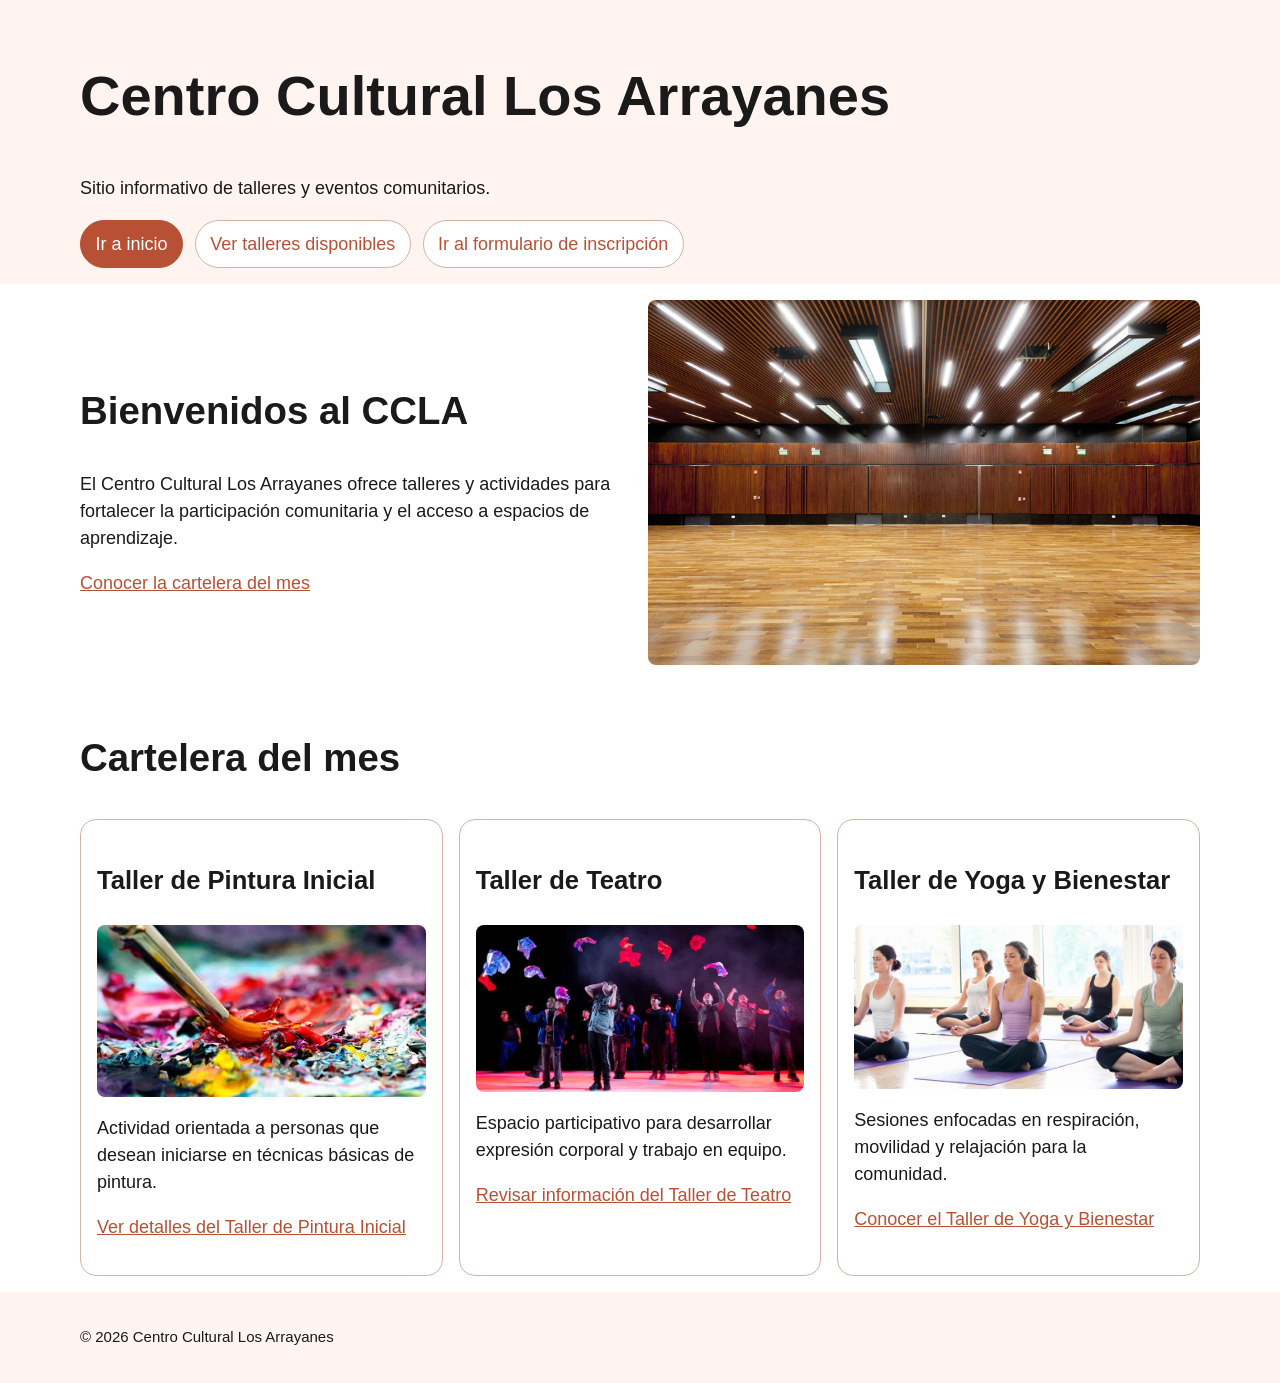
<file: index.html>
<!DOCTYPE html>
<html lang="es">
  <head>
    <meta charset="utf-8">
    <meta name="viewport" content="width=device-width, initial-scale=1">
    <title>CCLA | Inicio</title>
    <meta name="description" content="Centro Cultural Los Arrayanes: cartelera del mes, talleres e inscripciones.">
    <link rel="stylesheet" href="styles.css">
  </head>
  <body>
    <!-- skip link aparecer al presionar tab -->
    <a class="skip-link" href="#contenido">Saltar al contenido principal</a>

    <!-- Etiqueta semantica header -->
    <header>
      <div class="container">
        <h1>Centro Cultural Los Arrayanes</h1>
        <p>Sitio informativo de talleres y eventos comunitarios.</p>

        <nav class="nav-principal" aria-label="Principal">
          <ul>
            <li><a href="index.html" aria-current="page">Ir a inicio</a></li>
            <li><a href="talleres.html">Ver talleres disponibles</a></li>
            <li><a href="inscripciones.html">Ir al formulario de inscripción</a></li>
          </ul>
        </nav>
      </div>
    </header>

    <!-- Etiqueta semantica main -->
    <main id="contenido">
      <section class="container hero">
        <div>
          <h2>Bienvenidos al CCLA</h2>
          <p>
            El Centro Cultural Los Arrayanes ofrece talleres y actividades para fortalecer la participación comunitaria y el acceso a
            espacios de aprendizaje.
          </p>
          <p><a href="talleres.html">Conocer la cartelera del mes</a></p>
        </div>

        <picture>
          <img
            src="assets/img/centro-cultural-400.jpg"
            srcset="assets/img/centro-cultural-400.jpg 400w, assets/img/centro-cultural-800.jpg 800w"
            sizes="(min-width: 48rem) 50vw, 100vw"
            alt="Sala comunitaria del Centro Cultural Los Arrayanes"
          >
        </picture>
      </section>

      <section class="container">
        <h2>Cartelera del mes</h2>

        <div class="cards">
          <article class="card">
            <h3>Taller de Pintura Inicial</h3>
            <img
              src="assets/img/pintura-400.jpg"
              srcset="assets/img/pintura-400.jpg 400w, assets/img/pintura-600.jpg 600w"
              sizes="(min-width: 48rem) 50vw, 100vw"
              alt="Pincel en pintura acrílica"
            >
            <p>Actividad orientada a personas que desean iniciarse en técnicas básicas de pintura.</p>
            <p><a href="talleres.html#taller-pintura">Ver detalles del Taller de Pintura Inicial</a></p>
          </article>

          <article class="card">
            <h3>Taller de Teatro</h3>
            <img
              src="assets/img/teatro-400.jpg"
              srcset="assets/img/teatro-400.jpg 400w, assets/img/teatro-800.jpg 800w"
              sizes="(min-width: 48rem) 50vw, 100vw"
              alt="Niños en teatro"
            >
            <p>Espacio participativo para desarrollar expresión corporal y trabajo en equipo.</p>
            <p><a href="talleres.html#taller-teatro">Revisar información del Taller de Teatro</a></p>
          </article>

          <article class="card">
            <h3>Taller de Yoga y Bienestar</h3>
            <img
              src="assets/img/yoga-400.jpg"
              srcset="assets/img/yoga-400.jpg 400w, assets/img/yoga-800.jpg 800w"
              sizes="(min-width: 48rem) 50vw, 100vw"
              alt="Mujeres en posición de yoga"
            >
            <p>Sesiones enfocadas en respiración, movilidad y relajación para la comunidad.</p>
            <p><a href="talleres.html#taller-yoga">Conocer el Taller de Yoga y Bienestar</a></p>
          </article>
        </div>
      </section>
    </main>

    <!-- Etiqueta semantica footer -->
    <footer>
      <div class="container">
        <p><small>© 2026 Centro Cultural Los Arrayanes</small></p>
      </div>
    </footer>
  </body>
</html>
</file>
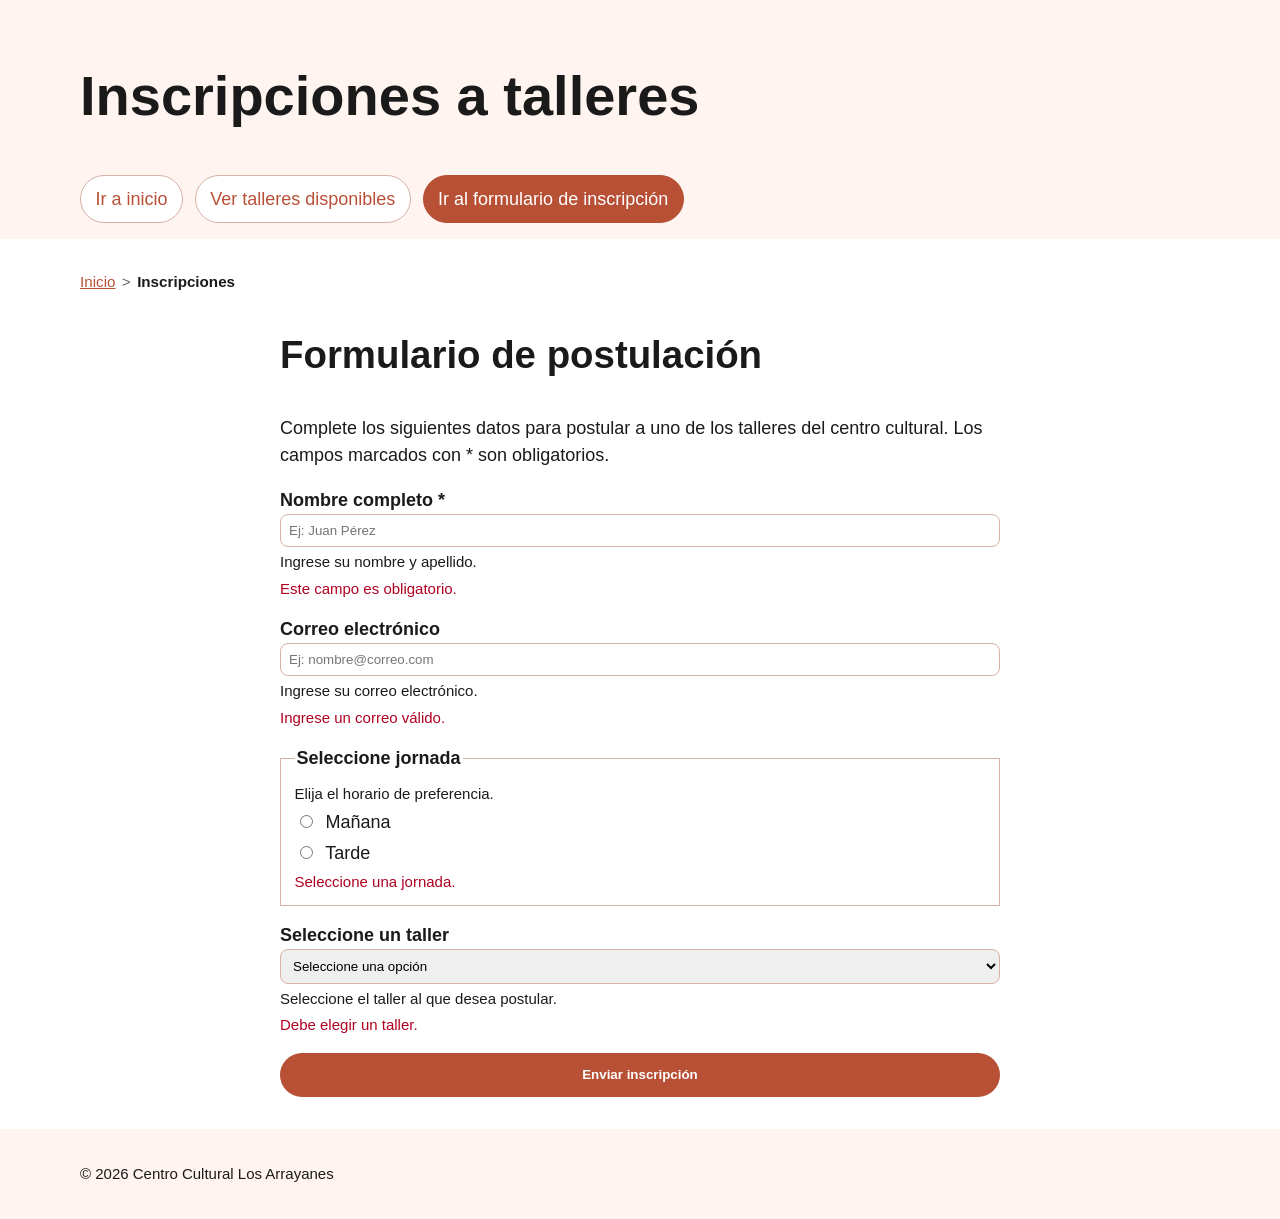
<file: inscripciones.html>
<!DOCTYPE html>
<html lang="es">
  <head>
    <meta charset="utf-8">
    <meta name="viewport" content="width=device-width, initial-scale=1">
    <title>CCLA | Inscripciones</title>
    <meta name="description" content="Formulario de inscripción a talleres del Centro Cultural Los Arrayanes.">
    <link rel="stylesheet" href="styles.css">
  </head>
  <body>
    <a class="skip-link" href="#contenido">Saltar al contenido principal</a>

    <header>
      <div class="container">
        <h1>Inscripciones a talleres</h1>
        <nav class="nav-principal" aria-label="Principal">
          <ul>
            <li><a href="index.html">Ir a inicio</a></li>
            <li><a href="talleres.html">Ver talleres disponibles</a></li>
            <li><a href="inscripciones.html" aria-current="page">Ir al formulario de inscripción</a></li>
          </ul>
        </nav>
      </div>
    </header>

    <main id="contenido" class="container">
      <nav aria-label="Ruta de navegación" class="breadcrumb">
        <ol>
          <li><a href="index.html">Inicio</a></li>
          <li aria-current="page">Inscripciones</li>
        </ol>
      </nav>

      <section class="formulario">
        <h2>Formulario de postulación</h2>
        <p>Complete los siguientes datos para postular a uno de los talleres del centro cultural. Los campos marcados con * son obligatorios.</p>

        <form id="formulario" action="#" method="post" novalidate>
          <div class="form-group">
            <label for="nombre">Nombre completo *</label>
            <!-- Campo de texto -->
            <input type="text" id="nombre" name="nombre" placeholder="Ej: Juan Pérez" required aria-describedby="ayuda-nombre error-nombre" />
            <small id="ayuda-nombre">Ingrese su nombre y apellido.</small>
            <!-- Error estatico por el momento -->
            <small id="error-nombre" class="error">Este campo es obligatorio.</small>
          </div>

          <div class="form-group">
            <label for="correo">Correo electrónico</label>
            <input type="email" id="correo" name="correo" placeholder="Ej: nombre@correo.com" required aria-describedby="ayuda-correo error-correo" />
            <small id="ayuda-correo">Ingrese su correo electrónico.</small>
            <small id="error-correo" class="error">Ingrese un correo válido.</small>
          </div>

          <fieldset class="form-group">
            <legend>Seleccione jornada</legend>
            <small>Elija el horario de preferencia.</small>
            <div class="radio-group">
              <!-- Control de selección -->
              <label for="manana"><input type="radio" id="manana" name="jornada" value="manana" required /> Mañana</label>
              <label for="tarde"><input type="radio" id="tarde" name="jornada" value="tarde" /> Tarde</label>
            </div>
            <small class="error">Seleccione una jornada.</small>
          </fieldset>

          <div class="form-group">
            <label for="taller">Seleccione un taller</label>
            <!-- Área de selección -->
            <select id="taller" name="taller" aria-describedby="ayuda-taller error-taller">
              <option value="">Seleccione una opción</option>
              <option value="pintura">Taller de Pintura Inicial</option>
              <option value="teatro">Taller de Teatro</option>
              <option value="yoga">Taller de Yoga y Bienestar</option>
            </select>
            <small id="ayuda-taller">Seleccione el taller al que desea postular.</small>
            <small id="error-taller" class="error">Debe elegir un taller.</small>
            </div>

            <div class="form-group">
            <button type="submit">Enviar inscripción</button>
          </div>
        </form>
      </section>
    </main>

    <footer>
      <div class="container">
        <p><small>© 2026 Centro Cultural Los Arrayanes</small></p>
      </div>
    </footer>
  </body>
</html>
</file>
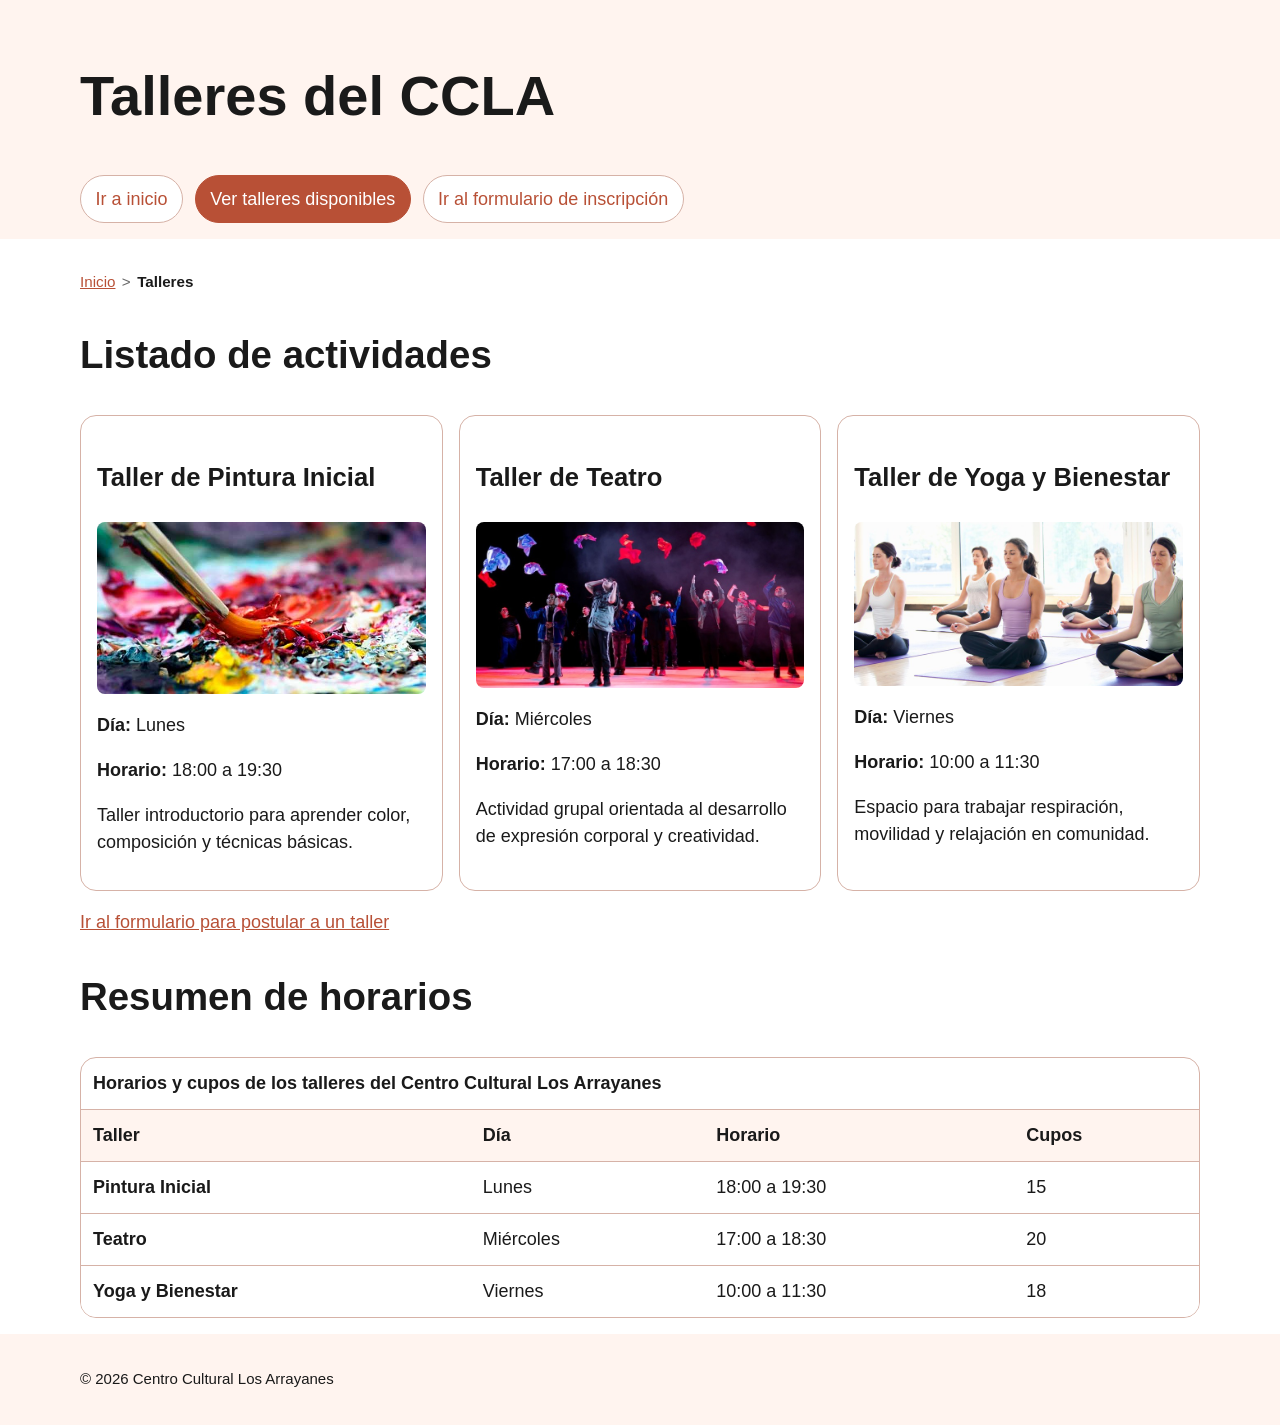
<file: talleres.html>
<!DOCTYPE html>
<html lang="es">
  <head>
    <meta charset="utf-8">
    <meta name="viewport" content="width=device-width, initial-scale=1">
    <title>CCLA | Talleres</title>
    <meta name="description" content="Listado de talleres del Centro Cultural Los Arrayanes." />
    <link rel="stylesheet" href="styles.css">
  </head>
  <body>
    <a class="skip-link" href="#contenido">Saltar al contenido principal</a>

    <header>
      <div class="container">
        <h1>Talleres del CCLA</h1>
        <nav class="nav-principal" aria-label="Principal">
          <ul>
            <li><a href="index.html">Ir a inicio</a></li>
            <li><a href="talleres.html" aria-current="page">Ver talleres disponibles</a></li>
            <li><a href="inscripciones.html">Ir al formulario de inscripción</a></li>
          </ul>
        </nav>
      </div>
    </header>

    <main id="contenido" class="container">
      <!-- Migas -->
      <nav aria-label="Ruta de navegación" class="breadcrumb">
        <ol>
          <li><a href="index.html">Inicio</a></li>
          <li aria-current="page">Talleres</li>
        </ol>
      </nav>

      <section aria-labelledby="titulo-actividades">
        <h2 id="titulo-actividades">Listado de actividades</h2>

        <div class="cards">
          <article id="taller-pintura" class="card">
            <h3>Taller de Pintura Inicial</h3>
            <img
              src="assets/img/pintura-400.jpg"
              srcset="assets/img/pintura-400.jpg 400w, assets/img/pintura-600.jpg 600w"
              sizes="(min-width: 48rem) 50vw, 100vw"
              alt="Pincel en pintura acrílica"
            >
            <p><strong>Día:</strong> Lunes</p>
            <p><strong>Horario:</strong> 18:00 a 19:30</p>
            <p>Taller introductorio para aprender color, composición y técnicas básicas.</p>
          </article>

          <article id="taller-teatro"  class="card">
            <h3>Taller de Teatro</h3>
            <img
              src="assets/img/teatro-400.jpg"
              srcset="assets/img/teatro-400.jpg 400w, assets/img/teatro-800.jpg 800w"
              sizes="(min-width: 48rem) 50vw, 100vw"
              alt="Niños en teatro"
            >
            <p><strong>Día:</strong> Miércoles</p>
            <p><strong>Horario:</strong> 17:00 a 18:30</p>
            <p>Actividad grupal orientada al desarrollo de expresión corporal y creatividad.</p>
          </article>

          <article id="taller-yoga" class="card">
            <h3>Taller de Yoga y Bienestar</h3>
            <img
              src="assets/img/yoga-400.jpg"
              srcset="assets/img/yoga-400.jpg 400w, assets/img/yoga-800.jpg 800w"
              sizes="(min-width: 48rem) 50vw, 100vw"
              alt="Mujeres en posición de yoga"
            >
            <p><strong>Día:</strong> Viernes</p>
            <p><strong>Horario:</strong> 10:00 a 11:30</p>
            <p>Espacio para trabajar respiración, movilidad y relajación en comunidad.</p>
          </article>
        </div>

        <p><a href="inscripciones.html">Ir al formulario para postular a un taller</a></p>
      </section>

      <section aria-labelledby="titulo-tabla-horarios" class="tabla-section">
        <h2 id="titulo-tabla-horarios">Resumen de horarios</h2>
        <div class="tabla-responsive">
          <!-- Tabla -->
          <table id="tabla-horarios">
            <caption>Horarios y cupos de los talleres del Centro Cultural Los Arrayanes</caption>
            <thead>
              <tr>
                <th scope="col">Taller</th>
                <th scope="col">Día</th>
                <th scope="col">Horario</th>
                <th scope="col">Cupos</th>
              </tr>
            </thead>
            <tbody>
              <tr>
                <th scope="row">Pintura Inicial</th>
                <td>Lunes</td>
                <td>18:00 a 19:30</td>
                <td>15</td>
              </tr>
              <tr>
                <th scope="row">Teatro</th>
                <td>Miércoles</td>
                <td>17:00 a 18:30</td>
                <td>20</td>
              </tr>
              <tr>
                <th scope="row">Yoga y Bienestar</th>
                <td>Viernes</td>
                <td>10:00 a 11:30</td>
                <td>18</td>
              </tr>
            </tbody>
          </table>
        </div>
      </section>
    </main>

    <footer>
      <div class="container">
        <p><small>© 2026 Centro Cultural Los Arrayanes</small></p>
      </div>
    </footer>
  </body>
</html>
</file>
<file: styles.css>
/* Esquema de colores */
:root {
  --color-primario: #b85036;   /* más oscuro que el original */
  --color-secundario: #fff4ef; /* casi igual, apenas más claro */
  --color-terciario: #1565c0;  /* azul más oscuro */
  --color-texto: #1a1a1a;      /* más oscuro para mejor lectura */
  --color-borde: #d6b2a7;      /* un poco más marcado */
  --color-error: #b00020;
  --radius-md: 1rem;
  --max-width: 72rem;
  --space: 1rem;
  --space-sm: 0.75rem;
  --space-xl: 2rem;
}

* {
  box-sizing: border-box;
}

/* Uso de tipografía fluida con clamp en el font-size */
body {
  margin: 0;
  font-family: "Segoe UI", Arial, sans-serif;
  font-size: clamp(0.75rem, 1vw + 0.6rem, 1.125rem);
  line-height: 1.5;
  color: var(--color-texto);
}

header,
footer {
  background: var(--color-secundario);
}

h1 {
  font-size: clamp(2rem, 5vw, 3.5rem);
}

h2 {
  font-size: clamp(1.5rem, 3vw, 2.5rem);
}

h3 {
  font-size: clamp(1.1rem, 2vw, 1.6rem);
}

img {
  max-width: 100%;
  height: auto;
  display: block;
  border-radius: 8px;
}

a {
  color: var(--color-primario);
}

/* Focus visible para link, botones, inputs, selects, textareas */
a:focus-visible,
button:focus-visible,
input:focus-visible,
select:focus-visible,
textarea:focus-visible {
  outline: 2px solid var(--color-terciario);
  outline-offset: 2px;
}

/* skiplink */
.skip-link {
  position: absolute;
  left: -9999px;
  top: auto;
  background: #fff;
  color: var(--color-texto);
  padding: 0.5rem 0.75rem;
  border: 2px solid var(--color-primario);
  border-radius: 0.5rem;
  z-index: 1000;
}

.skip-link:focus {
  left: 1rem;
  top: 1rem;
}

.container {
  max-width: var(--max-width);
  margin: 0 auto;
  padding: var(--space);
}

.nav-principal ul {
  list-style: none;
  padding: 0;
  margin: 0;
  display: flex;
  flex-direction: column;
  gap: 0.75rem;
}

.nav-principal a {
  display: inline-block;
  padding: 0.6rem 0.9rem;
  text-decoration: none;
  border: 1px solid var(--color-borde);
  border-radius: 999px;
  background: #ffffff;
  color: var(--color-primario);
}

.nav-principal a:hover {
  background: #f5f5f5;
}

.nav-principal a[aria-current="page"] {
  background: var(--color-primario);
  color: #ffffff;
  border-color: var(--color-primario);
}

.cards {
  display: grid;
  grid-template-columns: 1fr;
  gap: 1rem;
}

.card {
  border: 1px solid var(--color-borde);
  border-radius: var(--radius-md);
  padding: 1rem;
}

.hero {
  display: grid;
  gap: 1rem;
}

/* Migas */
.breadcrumb {
  margin: 1rem 0;
  font-size: 0.95rem;
}

.breadcrumb ol {
  list-style: none;
  padding: 0;
  margin: 0;
  display: flex;
  flex-wrap: wrap;
  gap: 0.4rem;
}

.breadcrumb li:not(:last-child)::after {
  content: ">";
  margin-left: 0.4rem;
  color: #666;
}

.breadcrumb a {
  color: var(--color-primario);
  text-decoration: underline;
}

.breadcrumb [aria-current="page"] {
  color: var(--color-texto);
  font-weight: bold;
}
/* fin migas */

.tabla-section {
  margin-top: var(--space-xl);
}

.tabla-responsive {
  overflow-x: auto;
  border: 1px solid var(--color-borde);
  border-radius: var(--radius-md);
}

table {
  width: 100%;
  border-collapse: collapse;
  background: #fff;
}

caption {
  padding: var(--space-sm);
  font-weight: 700;
  text-align: left;
}

th,
td {
  padding: var(--space-sm);
  border-top: 1px solid var(--color-borde);
  text-align: left;
  vertical-align: top;
}

thead th {
  background: var(--color-secundario);
}

.formulario {
  margin: auto;
  max-width: 720px;
}

.form-group {
  margin: auto;
  margin-bottom: 1rem;
}

label,
legend {
  font-weight: bold;
}

input,
select,
textarea {
  width: 100%;
  padding: 0.5rem;
  border: 1px solid var(--color-borde);
  border-radius: 8px;
}
fieldset {
  border: 1px solid var(--color-borde);
}

button {
  font-weight: bold;
  width: 100%;
  padding: 0.9rem 1.2rem;
  background: var(--color-primario);
  color: #fff;
  border-radius: 999px;
  border: none;
  cursor: pointer;
}
button:hover {
  background: var(--color-primario);
  opacity: 0.8;
}

small {
  display: block;
  margin-top: 0.25rem;
}

.error {
  color: var(--color-error);
}

.radio-group label,
.checkbox-group label {
  display: block;
  font-weight: normal;
  margin-top: 0.25rem;
}

.radio-group input,
.checkbox-group input {
  width: auto;
  margin-right: 0.5rem;
}

/* Media Queries: El estilo principal esta hecho para mobile first
* acá se da estilo especial para tablet y escritorio */
/* Tablet */
@media (min-width: 48rem) { 
  .nav-principal ul {
    flex-direction: row;
    flex-wrap: wrap;
  }

  .hero {
    grid-template-columns: 1fr 1fr;
    align-items: center;
  }

  .cards {
    grid-template-columns: repeat(2, 1fr);
  }
}

/* Desktop */
@media (min-width: 70rem) { 
  .cards {
    grid-template-columns: repeat(3, 1fr);
  }
}
</file>
